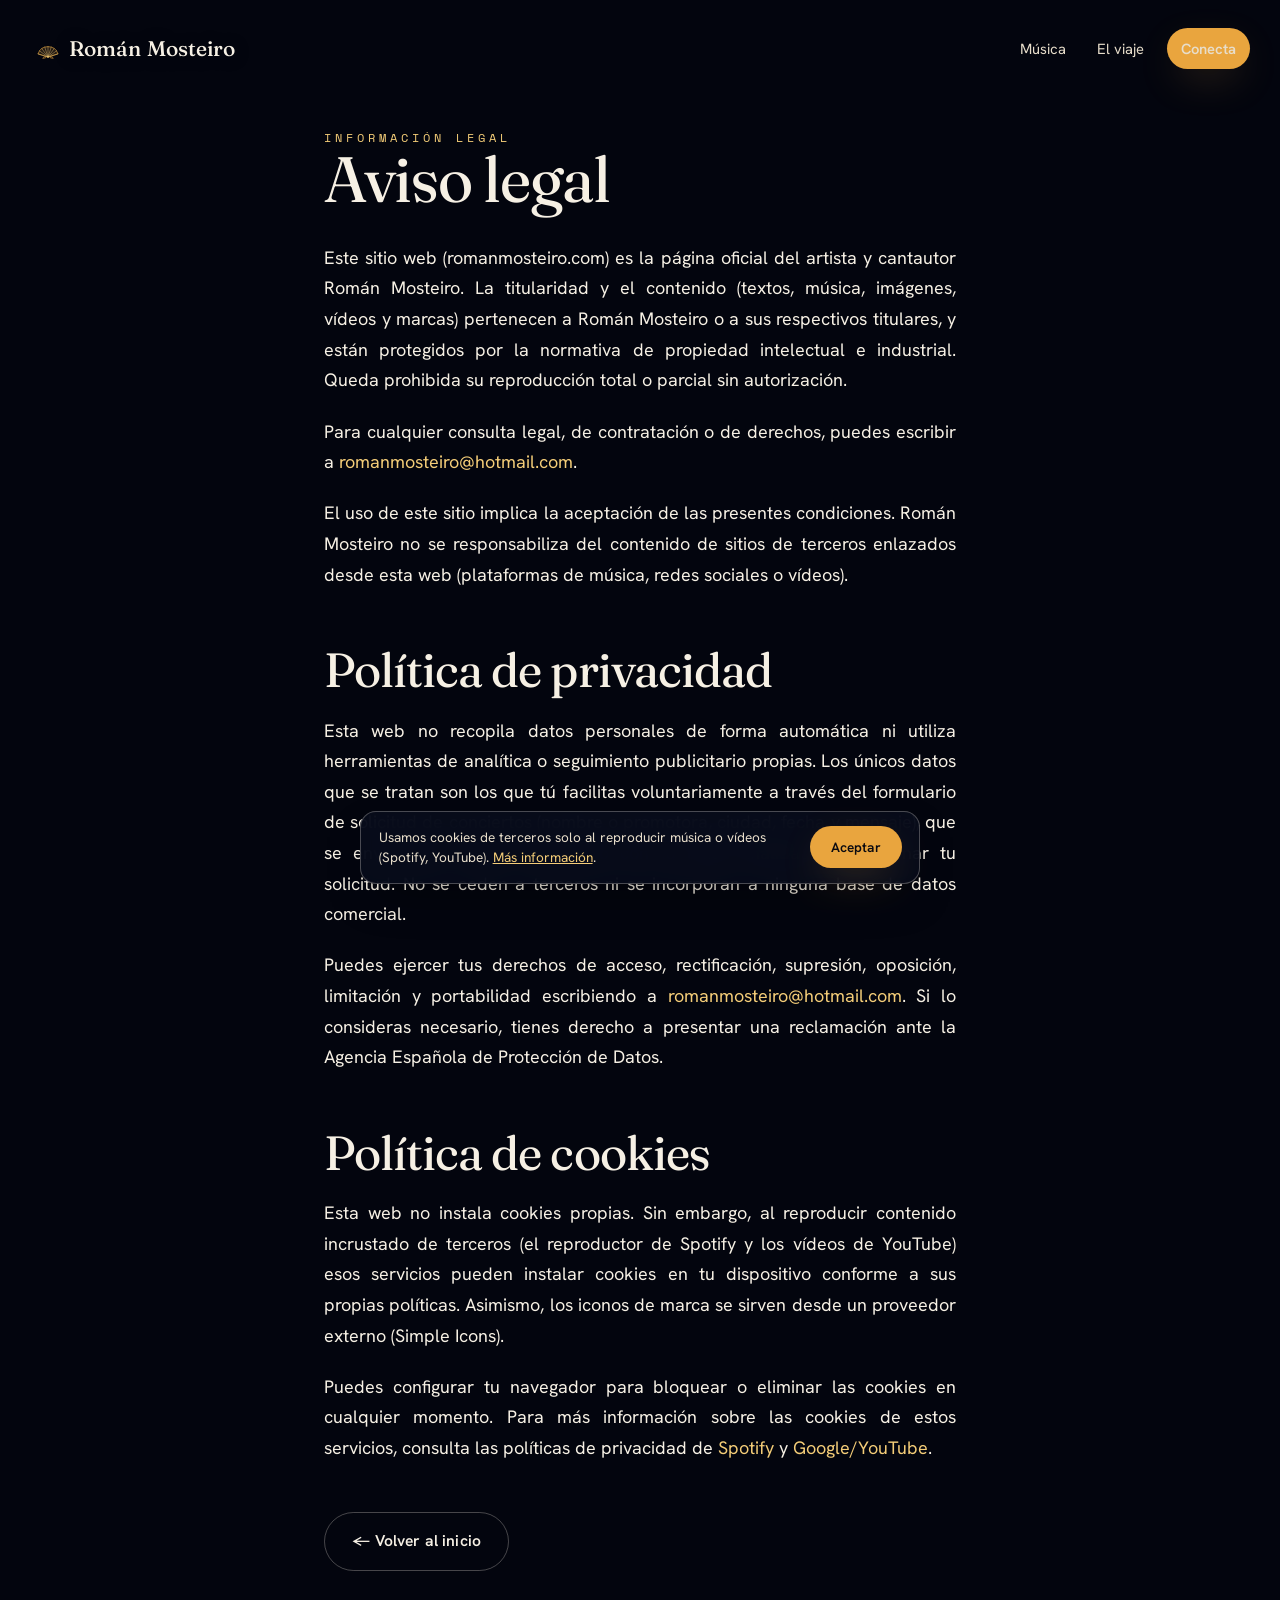
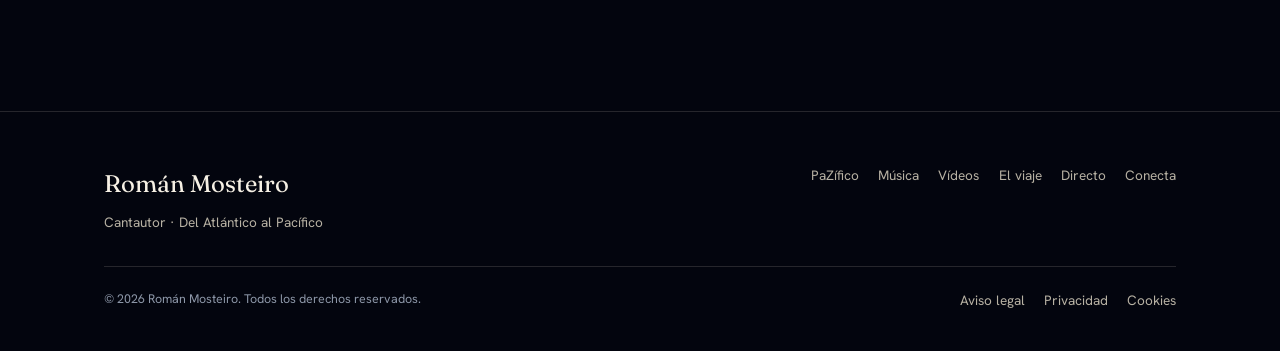
<file: legal.html>
<!DOCTYPE html>
<html lang="es">
<head>
<meta charset="UTF-8" />
<meta name="viewport" content="width=device-width, initial-scale=1" />
<title>Aviso legal, privacidad y cookies · Román Mosteiro</title>
<meta name="description" content="Aviso legal, política de privacidad y política de cookies del sitio oficial de Román Mosteiro." />
<meta name="robots" content="noindex, follow" />
<link rel="canonical" href="https://romanmosteiro.com/legal" />
<meta name="theme-color" content="#070b1a" />
<link rel="icon" type="image/svg+xml" href="assets/img/concha-logo.svg?v=20260624c" />
<link rel="preconnect" href="https://fonts.googleapis.com" />
<link rel="preconnect" href="https://fonts.gstatic.com" crossorigin />
<link href="https://fonts.googleapis.com/css2?family=Fraunces:ital,opsz,wght@0,9..144,300..600;1,9..144,300..500&family=Hanken+Grotesk:wght@300;400;500;600;700&family=Space+Mono:wght@400;700&display=swap" rel="stylesheet" />
<link rel="stylesheet" href="assets/css/styles.css?v=20260624c" />
</head>
<body>

<header class="nav is-stuck" id="nav">
  <a class="nav__brand" href="/" aria-label="Román Mosteiro, inicio">
    <svg class="concha" viewBox="0 0 64 64" aria-hidden="true"><path class="concha__body" d="M32 53.5 L5.4 45 A28 28 0 0 1 58.6 45 Z"/><path class="concha__ear" d="M24.5 52.5 Q19 53 18 57 Q23.5 57 27 54.5 Z"/><path class="concha__ear" d="M39.5 52.5 Q45 53 46 57 Q40.5 57 37 54.5 Z"/><path class="concha__ribs" d="M32 53.5L5.4 45 M32 53.5L9.4 37 M32 53.5L15.6 31 M32 53.5L23.4 27 M32 53.5L32 25.5 M32 53.5L40.6 27 M32 53.5L48.4 31 M32 53.5L54.6 37 M32 53.5L58.6 45"/></svg>
    <span>Román&nbsp;Mosteiro</span>
  </a>
  <nav class="nav__links" aria-label="Principal">
    <a href="/#musica">Música</a>
    <a href="/#viaje">El viaje</a>
    <a class="btn btn--gold nav__cta" href="/#conecta">Conecta</a>
  </nav>
</header>

<main id="top">
  <section class="section" style="padding-top:8rem">
    <div class="container container--narrow">
      <p class="h-eyebrow">Información legal</p>
      <h1 class="display" style="font-size:clamp(2.4rem,6vw,4rem)">Aviso legal</h1>

      <div class="prose" style="margin-top:2rem">
        <p>Este sitio web (romanmosteiro.com) es la página oficial del artista y cantautor Román Mosteiro. La titularidad y el contenido (textos, música, imágenes, vídeos y marcas) pertenecen a Román Mosteiro o a sus respectivos titulares, y están protegidos por la normativa de propiedad intelectual e industrial. Queda prohibida su reproducción total o parcial sin autorización.</p>
        <p>Para cualquier consulta legal, de contratación o de derechos, puedes escribir a <a href="mailto:romanmosteiro@hotmail.com" style="color:var(--gold-2)">romanmosteiro@hotmail.com</a>.</p>
        <p>El uso de este sitio implica la aceptación de las presentes condiciones. Román Mosteiro no se responsabiliza del contenido de sitios de terceros enlazados desde esta web (plataformas de música, redes sociales o vídeos).</p>
      </div>

      <h2 class="display" id="privacidad" style="font-size:clamp(2rem,5vw,3rem);margin-top:3.5rem">Política de privacidad</h2>
      <div class="prose" style="margin-top:1.4rem">
        <p>Esta web no recopila datos personales de forma automática ni utiliza herramientas de analítica o seguimiento publicitario propias. Los únicos datos que se tratan son los que tú facilitas voluntariamente a través del formulario de solicitud de conciertos (nombre o promotora, ciudad, fecha y mensaje), que se envían por correo electrónico con la única finalidad de gestionar tu solicitud. No se ceden a terceros ni se incorporan a ninguna base de datos comercial.</p>
        <p>Puedes ejercer tus derechos de acceso, rectificación, supresión, oposición, limitación y portabilidad escribiendo a <a href="mailto:romanmosteiro@hotmail.com" style="color:var(--gold-2)">romanmosteiro@hotmail.com</a>. Si lo consideras necesario, tienes derecho a presentar una reclamación ante la Agencia Española de Protección de Datos.</p>
      </div>

      <h2 class="display" id="cookies" style="font-size:clamp(2rem,5vw,3rem);margin-top:3.5rem">Política de cookies</h2>
      <div class="prose" style="margin-top:1.4rem">
        <p>Esta web no instala cookies propias. Sin embargo, al reproducir contenido incrustado de terceros (el reproductor de Spotify y los vídeos de YouTube) esos servicios pueden instalar cookies en tu dispositivo conforme a sus propias políticas. Asimismo, los iconos de marca se sirven desde un proveedor externo (Simple Icons).</p>
        <p>Puedes configurar tu navegador para bloquear o eliminar las cookies en cualquier momento. Para más información sobre las cookies de estos servicios, consulta las políticas de privacidad de <a href="https://www.spotify.com/legal/privacy-policy/" target="_blank" rel="noopener" style="color:var(--gold-2)">Spotify</a> y <a href="https://policies.google.com/privacy" target="_blank" rel="noopener" style="color:var(--gold-2)">Google/YouTube</a>.</p>
      </div>

      <p style="margin-top:3rem"><a class="btn btn--ghost" href="/">← Volver al inicio</a></p>
    </div>
  </section>
</main>

<footer class="footer">
  <div class="container">
    <div class="footer__grid">
      <div>
        <p class="footer__brand">Román Mosteiro</p>
        <p class="muted" style="margin-top:.4rem">Cantautor · Del Atlántico al Pacífico</p>
      </div>
      <nav class="footer__links" aria-label="Pie">
        <a href="/#pazifico">PaZífico</a>
        <a href="/#musica">Música</a>
        <a href="/#videos">Vídeos</a>
        <a href="/#viaje">El viaje</a>
        <a href="/#directo">Directo</a>
        <a href="/#conecta">Conecta</a>
      </nav>
    </div>
    <div class="footer__legal">
      <span>© <span id="year">2025</span> Román Mosteiro. Todos los derechos reservados.</span>
      <span class="footer__links">
        <a href="legal">Aviso legal</a>
        <a href="legal#privacidad">Privacidad</a>
        <a href="legal#cookies">Cookies</a>
      </span>
    </div>
  </div>
</footer>

<script src="assets/js/main.js?v=20260624c" defer></script>
</body>
</html>
</file>
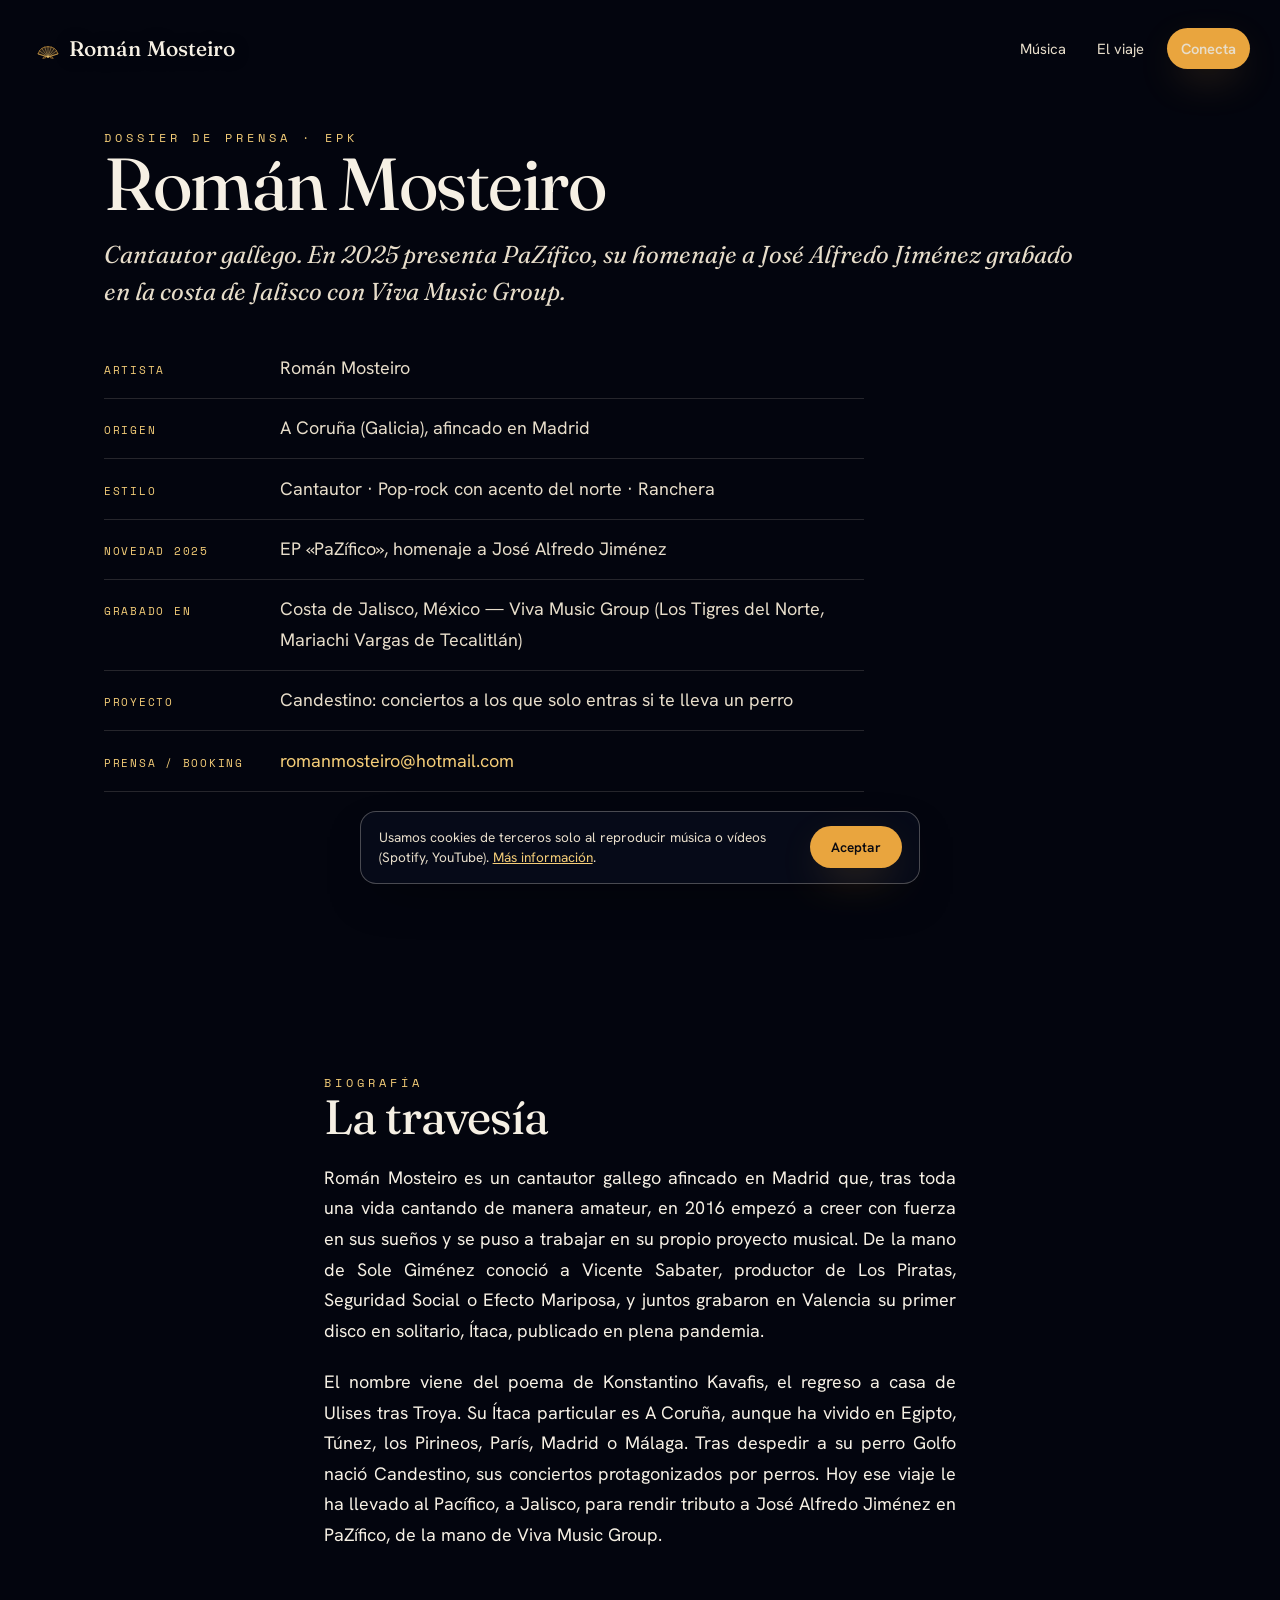
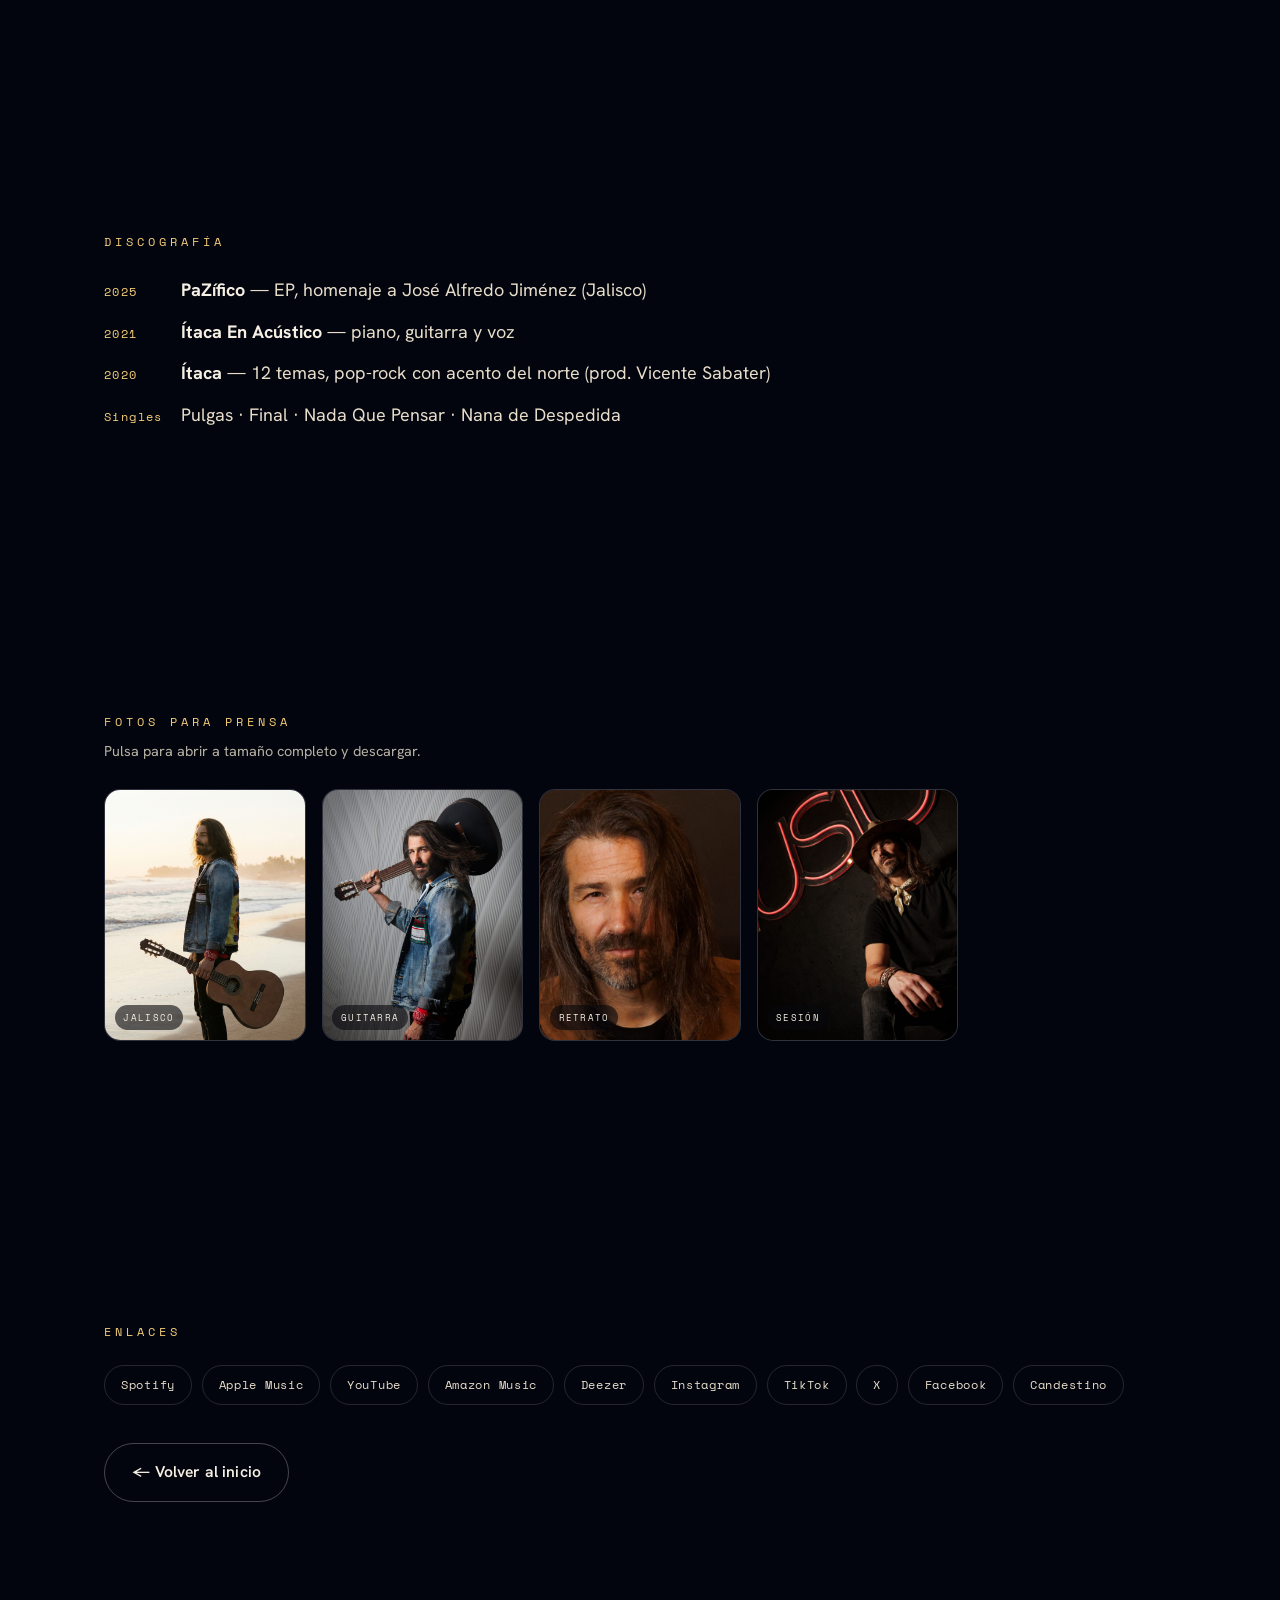
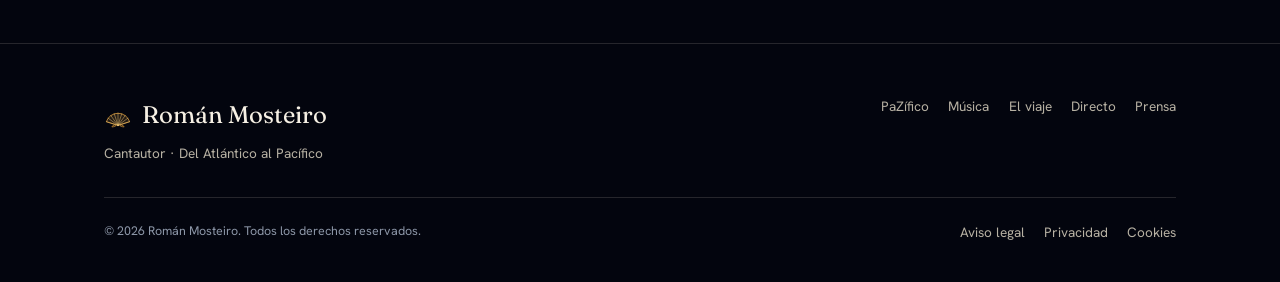
<file: prensa.html>
<!DOCTYPE html>
<html lang="es">
<head>
<meta charset="UTF-8" />
<meta name="viewport" content="width=device-width, initial-scale=1" />
<title>Prensa · Dossier (EPK) — Román Mosteiro</title>
<meta name="description" content="Dossier de prensa (EPK) de Román Mosteiro: biografía, datos clave, discografía, fotos para medios y contacto. PaZífico, homenaje a José Alfredo Jiménez grabado en Jalisco con Viva Music Group." />
<meta name="robots" content="index, follow" />
<link rel="canonical" href="https://romanmosteiro.com/prensa" />
<meta name="theme-color" content="#08070c" />
<link rel="icon" type="image/svg+xml" href="assets/img/concha-logo.svg?v=20260624c" />
<link rel="preconnect" href="https://fonts.googleapis.com" />
<link rel="preconnect" href="https://fonts.gstatic.com" crossorigin />
<link href="https://fonts.googleapis.com/css2?family=Fraunces:ital,opsz,wght@0,9..144,300..600;1,9..144,300..500&family=Hanken+Grotesk:wght@300;400;500;600;700&family=Space+Mono:wght@400;700&display=swap" rel="stylesheet" />
<link rel="stylesheet" href="assets/css/styles.css?v=20260624c" />
<style>
  .epk-lead{max-width:62ch}
  .epk-facts{display:grid;gap:0;margin-top:1.8rem;max-width:760px}
  .epk-facts div{display:grid;grid-template-columns:160px 1fr;gap:1rem;align-items:baseline;padding:.9rem 0;border-bottom:1px solid var(--line)}
  .epk-facts .k{font-family:var(--f-mono);font-size:.68rem;letter-spacing:.16em;text-transform:uppercase;color:var(--gold-2)}
  .epk-facts .v{color:var(--foam-soft)}
  .epk-photos{display:grid;grid-template-columns:repeat(auto-fill,minmax(200px,1fr));gap:1rem;margin-top:1.6rem}
  .epk-photos a{position:relative;display:block;border-radius:var(--r-md);overflow:hidden;border:1px solid var(--line);aspect-ratio:4/5;background:#0e1320}
  .epk-photos img{width:100%;height:100%;object-fit:cover;transition:transform .4s var(--ease)}
  .epk-photos a:hover img{transform:scale(1.05)}
  .epk-photos span{position:absolute;left:.6rem;bottom:.6rem;font-family:var(--f-mono);font-size:.58rem;letter-spacing:.14em;text-transform:uppercase;color:var(--foam);background:rgba(8,7,12,.6);padding:.3rem .55rem;border-radius:var(--r-pill)}
  .epk-list{margin-top:1.4rem;display:flex;flex-direction:column;gap:.7rem}
  .epk-list li{display:flex;gap:.8rem;align-items:baseline;color:var(--foam-soft)}
  .epk-list .yr{font-family:var(--f-mono);font-size:.72rem;letter-spacing:.12em;color:var(--gold-2);min-width:64px}
  .epk-links{display:flex;flex-wrap:wrap;gap:.6rem;margin-top:1.4rem}
  .epk-links a{font-family:var(--f-mono);font-size:.74rem;letter-spacing:.06em;padding:.55rem 1rem;border:1px solid var(--line);border-radius:var(--r-pill);color:var(--foam-soft);transition:.25s var(--ease)}
  .epk-links a:hover{border-color:var(--gold-2);color:var(--gold-2);transform:translateY(-2px)}
</style>
</head>
<body>

<header class="nav is-stuck" id="nav">
  <a class="nav__brand" href="/" aria-label="Román Mosteiro, inicio">
    <svg class="concha" viewBox="0 0 64 64" aria-hidden="true"><path class="concha__body" d="M32 53.5 L5.4 45 A28 28 0 0 1 58.6 45 Z"/><path class="concha__ear" d="M24.5 52.5 Q19 53 18 57 Q23.5 57 27 54.5 Z"/><path class="concha__ear" d="M39.5 52.5 Q45 53 46 57 Q40.5 57 37 54.5 Z"/><path class="concha__ribs" d="M32 53.5L5.4 45 M32 53.5L9.4 37 M32 53.5L15.6 31 M32 53.5L23.4 27 M32 53.5L32 25.5 M32 53.5L40.6 27 M32 53.5L48.4 31 M32 53.5L54.6 37 M32 53.5L58.6 45"/></svg>
    <span>Román&nbsp;Mosteiro</span>
  </a>
  <nav class="nav__links" aria-label="Principal">
    <a href="/#musica">Música</a>
    <a href="/#viaje">El viaje</a>
    <a class="btn btn--gold nav__cta" href="/#conecta">Conecta</a>
  </nav>
</header>

<main id="top">
  <section class="section" style="padding-top:8rem">
    <div class="container">
      <p class="h-eyebrow">Dossier de prensa · EPK</p>
      <h1 class="display" style="font-size:clamp(2.6rem,7vw,4.6rem)">Román Mosteiro</h1>
      <p class="lead epk-lead" style="margin-top:1rem">Cantautor gallego. En 2025 presenta <em>PaZífico</em>, su homenaje a José Alfredo Jiménez grabado en la costa de Jalisco con Viva Music Group.</p>

      <div class="epk-facts">
        <div><span class="k">Artista</span><span class="v">Román Mosteiro</span></div>
        <div><span class="k">Origen</span><span class="v">A Coruña (Galicia), afincado en Madrid</span></div>
        <div><span class="k">Estilo</span><span class="v">Cantautor · Pop-rock con acento del norte · Ranchera</span></div>
        <div><span class="k">Novedad 2025</span><span class="v">EP «PaZífico», homenaje a José Alfredo Jiménez</span></div>
        <div><span class="k">Grabado en</span><span class="v">Costa de Jalisco, México — Viva Music Group (Los Tigres del Norte, Mariachi Vargas de Tecalitlán)</span></div>
        <div><span class="k">Proyecto</span><span class="v">Candestino: conciertos a los que solo entras si te lleva un perro</span></div>
        <div><span class="k">Prensa / booking</span><span class="v"><a href="mailto:romanmosteiro@hotmail.com" style="color:var(--gold-2)">romanmosteiro@hotmail.com</a></span></div>
      </div>
    </div>
  </section>

  <section class="section">
    <div class="container container--narrow">
      <p class="h-eyebrow">Biografía</p>
      <h2 class="display" style="font-size:clamp(2rem,5vw,3rem)">La travesía</h2>
      <div class="prose" style="margin-top:1.4rem">
        <p>Román Mosteiro es un cantautor gallego afincado en Madrid que, tras toda una vida cantando de manera amateur, en 2016 empezó a creer con fuerza en sus sueños y se puso a trabajar en su propio proyecto musical. De la mano de Sole Giménez conoció a Vicente Sabater, productor de Los Piratas, Seguridad Social o Efecto Mariposa, y juntos grabaron en Valencia su primer disco en solitario, Ítaca, publicado en plena pandemia.</p>
        <p>El nombre viene del poema de Konstantino Kavafis, el regreso a casa de Ulises tras Troya. Su Ítaca particular es A Coruña, aunque ha vivido en Egipto, Túnez, los Pirineos, París, Madrid o Málaga. Tras despedir a su perro Golfo nació Candestino, sus conciertos protagonizados por perros. Hoy ese viaje le ha llevado al Pacífico, a Jalisco, para rendir tributo a José Alfredo Jiménez en PaZífico, de la mano de Viva Music Group.</p>
      </div>
    </div>
  </section>

  <section class="section">
    <div class="container">
      <p class="h-eyebrow">Discografía</p>
      <ul class="epk-list">
        <li><span class="yr">2025</span><span><strong style="color:var(--foam)">PaZífico</strong> — EP, homenaje a José Alfredo Jiménez (Jalisco)</span></li>
        <li><span class="yr">2021</span><span><strong style="color:var(--foam)">Ítaca En Acústico</strong> — piano, guitarra y voz</span></li>
        <li><span class="yr">2020</span><span><strong style="color:var(--foam)">Ítaca</strong> — 12 temas, pop-rock con acento del norte (prod. Vicente Sabater)</span></li>
        <li><span class="yr">Singles</span><span>Pulgas · Final · Nada Que Pensar · Nana de Despedida</span></li>
      </ul>
    </div>
  </section>

  <section class="section">
    <div class="container">
      <p class="h-eyebrow">Fotos para prensa</p>
      <p class="muted" style="margin-top:.4rem;font-size:.9rem">Pulsa para abrir a tamaño completo y descargar.</p>
      <div class="epk-photos">
        <a href="assets/img/hero/roman-jalisco.png" target="_blank" rel="noopener"><img src="assets/img/hero/roman-jalisco.png" alt="Román Mosteiro en la costa de Jalisco" loading="lazy" /><span>Jalisco</span></a>
        <a href="assets/img/source/roman_guitarra.jpeg" target="_blank" rel="noopener"><img src="assets/img/source/roman_guitarra.jpeg" alt="Román Mosteiro con su guitarra" loading="lazy" /><span>Guitarra</span></a>
        <a href="assets/img/source/cabecera_bio.jpg" target="_blank" rel="noopener"><img src="assets/img/source/cabecera_bio.jpg" alt="Retrato de Román Mosteiro" loading="lazy" /><span>Retrato</span></a>
        <a href="assets/img/source/roman_whatsapp.jpeg" target="_blank" rel="noopener"><img src="assets/img/source/roman_whatsapp.jpeg" alt="Román Mosteiro, sesión" loading="lazy" /><span>Sesión</span></a>
      </div>
    </div>
  </section>

  <section class="section">
    <div class="container">
      <p class="h-eyebrow">Enlaces</p>
      <div class="epk-links">
        <a href="https://open.spotify.com/intl-es/artist/6jCM8O5dwhpKtR6ZFxjYXv" target="_blank" rel="noopener">Spotify</a>
        <a href="https://music.apple.com/es/artist/1456158718" target="_blank" rel="noopener">Apple Music</a>
        <a href="https://www.youtube.com/channel/UCZNrgTzfNhPyrd9yBGWx2NA" target="_blank" rel="noopener">YouTube</a>
        <a href="https://music.amazon.es/artists/B07PRWDWSX" target="_blank" rel="noopener">Amazon Music</a>
        <a href="https://www.deezer.com/es/artist/87653942" target="_blank" rel="noopener">Deezer</a>
        <a href="https://www.instagram.com/romanmosteiro/" target="_blank" rel="noopener">Instagram</a>
        <a href="https://www.tiktok.com/@romanmosteiro" target="_blank" rel="noopener">TikTok</a>
        <a href="https://x.com/romanmosteiro" target="_blank" rel="noopener">X</a>
        <a href="https://www.facebook.com/Rom%C3%A1n-Mosteiro-112136870398299" target="_blank" rel="noopener">Facebook</a>
        <a href="https://www.candestino.com" target="_blank" rel="noopener">Candestino</a>
      </div>
      <p style="margin-top:2.4rem"><a class="btn btn--ghost" href="/">← Volver al inicio</a></p>
    </div>
  </section>
</main>

<footer class="footer">
  <div class="container">
    <div class="footer__grid">
      <div>
        <p class="footer__brand"><svg class="concha" viewBox="0 0 64 64" aria-hidden="true"><path class="concha__body" d="M32 53.5 L5.4 45 A28 28 0 0 1 58.6 45 Z"/><path class="concha__ear" d="M24.5 52.5 Q19 53 18 57 Q23.5 57 27 54.5 Z"/><path class="concha__ear" d="M39.5 52.5 Q45 53 46 57 Q40.5 57 37 54.5 Z"/><path class="concha__ribs" d="M32 53.5L5.4 45 M32 53.5L9.4 37 M32 53.5L15.6 31 M32 53.5L23.4 27 M32 53.5L32 25.5 M32 53.5L40.6 27 M32 53.5L48.4 31 M32 53.5L54.6 37 M32 53.5L58.6 45"/></svg>Román Mosteiro</p>
        <p class="muted" style="margin-top:.4rem">Cantautor · Del Atlántico al Pacífico</p>
      </div>
      <nav class="footer__links" aria-label="Pie">
        <a href="/#pazifico">PaZífico</a>
        <a href="/#musica">Música</a>
        <a href="/#viaje">El viaje</a>
        <a href="/#directo">Directo</a>
        <a href="prensa">Prensa</a>
      </nav>
    </div>
    <div class="footer__legal">
      <span>© <span id="year">2025</span> Román Mosteiro. Todos los derechos reservados.</span>
      <span class="footer__links">
        <a href="legal">Aviso legal</a>
        <a href="legal#privacidad">Privacidad</a>
        <a href="legal#cookies">Cookies</a>
      </span>
    </div>
  </div>
</footer>

<script src="assets/js/main.js?v=20260624c" defer></script>
</body>
</html>
</file>
<file: assets/css/styles.css>
/* =============================================================
   ROMÁN MOSTEIRO — La Travesía
   Sistema visual: del Atlántico de noche al amanecer del Pacífico.
   Cantautor gallego, homenaje a José Alfredo Jiménez (PaZífico).
   ============================================================= */

/* ---------- Tokens ---------- */
:root {
  /* Noche atlántica → amanecer del Pacífico */
  --night-0:#03050e;
  --night:#070b1a;
  --atlantic:#0a1730;
  --atlantic-2:#102a4c;
  --teal-deep:#093540;
  --teal:#0f5e63;
  --teal-2:#15807f;
  --sand:#c6804e;
  --terracotta:#b5613a;
  --clay:#7e4127;
  --gold:#e9a53e;
  --gold-2:#f4cd78;
  --gold-deep:#c4842a;

  /* Tinta y espuma */
  --ink:#0a0a10;
  --foam:#f6f0e4;
  --foam-soft:#e7ddca;
  --mist:#b7b1a3;       /* texto atenuado cálido */
  --mist-cool:#8d97a8;  /* texto atenuado frío */
  --line:rgba(246,240,228,.14);
  --line-strong:rgba(246,240,228,.28);

  /* Tipografía */
  --f-display:"Fraunces", Georgia, "Times New Roman", serif;
  --f-body:"Hanken Grotesk", system-ui, -apple-system, "Segoe UI", sans-serif;
  --f-mono:"Space Mono", ui-monospace, "SFMono-Regular", Menlo, monospace;

  /* Medidas */
  --container:1200px;
  --container-narrow:760px;
  --gutter:clamp(1.25rem, 5vw, 4rem);

  /* Radios, sombras, motion */
  --r-sm:8px; --r-md:16px; --r-lg:28px; --r-pill:999px;
  --shadow-soft:0 18px 50px -22px rgba(0,0,0,.7);
  --shadow-gold:0 14px 44px -14px rgba(233,165,62,.45);
  --ease:cubic-bezier(.22,.61,.36,1);
  --ease-out:cubic-bezier(.16,1,.3,1);

  /* z-index scale */
  --z-bg:0; --z-base:10; --z-overlay:20; --z-nav:40; --z-hero:30; --z-top:60;
}

/* ---------- Reset ---------- */
*,*::before,*::after{box-sizing:border-box}
*{margin:0}
html{-webkit-text-size-adjust:100%;scroll-behavior:smooth}
@media (prefers-reduced-motion:reduce){html{scroll-behavior:auto}}
body{
  font-family:var(--f-body);
  font-size:clamp(1rem,.96rem + .25vw,1.125rem);
  line-height:1.7;
  color:var(--foam);
  background:var(--night-0);
  -webkit-font-smoothing:antialiased;
  text-rendering:optimizeLegibility;
  overflow-x:hidden;
}
img,picture,svg,canvas{display:block;max-width:100%}
img{height:auto}
a{color:inherit;text-decoration:none}
button{font:inherit;color:inherit;background:none;border:0;cursor:pointer}
ul{list-style:none;padding:0}
:focus-visible{outline:2px solid var(--gold-2);outline-offset:3px;border-radius:4px}
::selection{background:var(--gold);color:var(--ink)}

/* ---------- Tipografía ---------- */
h1,h2,h3,h4{font-family:var(--f-display);font-weight:480;line-height:1.04;letter-spacing:-.01em;font-optical-sizing:auto}
.display{
  font-family:var(--f-display);
  font-weight:430;
  font-size:clamp(2.6rem,7vw + .5rem,6.4rem);
  line-height:.98;
  letter-spacing:-.02em;
}
.h-eyebrow{
  font-family:var(--f-mono);
  font-size:.74rem;
  letter-spacing:.34em;
  text-transform:uppercase;
  color:var(--gold-2);
  font-weight:400;
}
.lead{
  font-size:clamp(1.18rem,1.05rem + .6vw,1.55rem);
  line-height:1.5;
  color:var(--foam-soft);
  font-family:var(--f-display);
  font-weight:380;
  font-style:italic;
}
.prose p{max-width:68ch;margin-bottom:1.15em;text-align:justify;text-justify:inter-word;hyphens:auto}
.prose p:last-child{margin-bottom:0}
.muted{color:var(--mist)}

/* ---------- Layout ---------- */
.container{width:100%;max-width:var(--container);margin-inline:auto;padding-inline:var(--gutter)}
.container--narrow{max-width:var(--container-narrow)}
.section{position:relative;padding-block:clamp(5rem,11vw,9rem)}
.section__head{max-width:52ch;margin-bottom:clamp(2.5rem,5vw,4rem)}
.section__head .display{margin-top:.4rem}
.stack > * + *{margin-top:1.1rem}

/* ---------- Botones ---------- */
.btn{
  display:inline-flex;align-items:center;gap:.6rem;
  padding:.95rem 1.7rem;border-radius:var(--r-pill);
  font-weight:600;font-size:.98rem;letter-spacing:.01em;
  transition:transform .25s var(--ease), background-color .25s var(--ease), color .25s var(--ease), box-shadow .25s var(--ease), border-color .25s var(--ease);
  will-change:transform;
}
.btn svg{width:1.1em;height:1.1em;flex:none}
.btn--gold{background:var(--gold);color:var(--ink);box-shadow:var(--shadow-gold)}
.btn--gold:hover{background:var(--gold-2);transform:translateY(-2px)}
.btn--ghost{border:1px solid var(--line-strong);color:var(--foam)}
.btn--ghost:hover{border-color:var(--gold-2);color:var(--gold-2);transform:translateY(-2px)}
.btn--block{width:100%;justify-content:center}

/* ---------- Nav ---------- */
.nav{
  position:fixed;inset:1rem 1rem auto 1rem;z-index:var(--z-nav);
  display:flex;align-items:center;justify-content:space-between;
  padding:.7rem .8rem .7rem 1.2rem;border-radius:var(--r-pill);
  background:rgba(7,11,26,0);border:1px solid transparent;
  transition:background-color .4s var(--ease), border-color .4s var(--ease), backdrop-filter .4s var(--ease), box-shadow .4s var(--ease);
}
.nav.is-stuck{
  background:rgba(7,11,26,.62);
  border-color:var(--line);
  backdrop-filter:blur(14px) saturate(140%);
  -webkit-backdrop-filter:blur(14px) saturate(140%);
  box-shadow:var(--shadow-soft);
}
.nav__brand{display:flex;align-items:center;font-family:var(--f-display);font-size:1.32rem;font-weight:500;letter-spacing:.005em;color:var(--foam);text-shadow:0 1px 16px rgba(0,0,0,.45)}
.nav__links{display:flex;align-items:center;gap:.2rem}
.nav__links a{
  padding:.5rem .85rem;border-radius:var(--r-pill);font-size:.92rem;color:var(--foam-soft);
  transition:color .2s var(--ease), background-color .2s var(--ease);
}
.nav__links a:hover{color:var(--gold-2);background:rgba(246,240,228,.06)}
.nav__cta{margin-left:.4rem;padding:.55rem 1.1rem}
.nav__toggle{display:none;width:44px;height:44px;align-items:center;justify-content:center;border-radius:var(--r-pill)}
.nav__toggle span{position:relative;width:20px;height:2px;background:var(--foam);transition:.3s var(--ease)}
.nav__toggle span::before,.nav__toggle span::after{content:"";position:absolute;left:0;width:20px;height:2px;background:var(--foam);transition:.3s var(--ease)}
.nav__toggle span::before{top:-6px}.nav__toggle span::after{top:6px}
.nav.is-open .nav__toggle span{background:transparent}
.nav.is-open .nav__toggle span::before{top:0;transform:rotate(45deg)}
.nav.is-open .nav__toggle span::after{top:0;transform:rotate(-45deg)}

/* ---------- HERO · La Travesía ---------- */
.hero{position:relative;background:#08070c;isolation:isolate}
/* Pista de scroll compacta + escenario fijo */
.hero__track{position:relative;z-index:1;height:220vh}
.hero__stage{position:sticky;top:0;height:100svh;overflow:hidden;display:grid;place-items:center;
  background:radial-gradient(120% 60% at 50% 6%, rgba(42,32,58,.5), transparent 56%),
             radial-gradient(90% 55% at 80% 94%, rgba(70,34,34,.4), transparent 60%)}
.hero__photo{position:absolute;inset:0;z-index:0;opacity:0;overflow:hidden;will-change:opacity}
.hero__photo img{width:100%;height:100%;object-fit:cover;object-position:50% 42%;transform:scale(1.08);will-change:transform}
.hero__photo::after{content:"";position:absolute;inset:0;background:linear-gradient(180deg,rgba(8,7,12,.45),transparent 38%,rgba(8,7,12,.62))}
.hero__cue{position:absolute;bottom:1.4rem;left:50%;transform:translateX(-50%);z-index:5;display:flex;flex-direction:column;align-items:center;gap:.5rem;font-family:var(--f-mono);font-size:.6rem;letter-spacing:.28em;text-transform:uppercase;color:var(--foam-soft)}
.hero__cue-line{width:1px;height:34px;background:linear-gradient(var(--gold-2),transparent);animation:scrollline 2s var(--ease) infinite}
/* Frase flotante: base = "detrás" (lejos, pequeña, desenfocada) */
.float{position:absolute;left:50%;top:50%;z-index:2;width:min(86vw,18ch);text-align:center;
  transform:translate(-50%,-50%) translate(var(--x,0),var(--y,0)) scale(.62);
  opacity:0;filter:blur(13px);
  transition:opacity .9s var(--ease-out), transform 1.15s var(--ease-out), filter .9s var(--ease-out);
  will-change:transform,opacity,filter}
.float--wide{width:min(92vw,30ch)}
.float.is-active{opacity:1;filter:blur(0);transform:translate(-50%,-50%) translate(var(--x,0),var(--y,0)) scale(1)}
.float.is-past{opacity:0;filter:blur(11px);transform:translate(-50%,-50%) translate(var(--x,0),var(--y,0)) scale(1.55)}
.float__inner{animation:floaty 7s ease-in-out infinite}
.float__text{font-family:var(--f-display);font-style:italic;line-height:1.07;color:var(--foam);letter-spacing:-.01em;margin:0}
.float--xl .float__text{font-size:clamp(2.4rem,7.5vw,5rem);font-weight:430}
.float--md .float__text{font-size:clamp(1.7rem,5vw,3rem);font-weight:380}
.float--sm .float__text{font-size:clamp(1.15rem,2.8vw,1.6rem);font-style:normal;font-family:var(--f-mono);color:var(--foam-soft);line-height:1.5;letter-spacing:0}
.float__src{display:block;margin-top:.9rem;font-family:var(--f-mono);font-size:.68rem;letter-spacing:.18em;text-transform:uppercase;color:var(--gold-2)}
/* Tarjeta tipo tuit flotante */
.tweetcard{background:rgba(246,240,228,.05);border:1px solid var(--line);border-radius:18px;padding:1.1rem 1.2rem;box-shadow:var(--shadow-soft);text-align:left}
.tweetcard__head{display:flex;align-items:center;gap:.7rem;margin-bottom:.7rem}
.tweetcard__avatar{width:40px;height:40px;border-radius:50%;display:grid;place-items:center;background:linear-gradient(135deg,var(--clay),var(--gold-deep));font-family:var(--f-display);font-size:1.05rem;color:var(--foam);flex:none}
.tweetcard__name{font-weight:700;font-size:.92rem;color:var(--foam)}
.tweetcard__handle{font-size:.8rem;color:var(--mist-cool)}
.tweetcard__text{font-size:clamp(1.1rem,2.6vw,1.45rem);line-height:1.42;color:var(--foam);margin:0}
/* Logo concha */
.concha{width:1.5rem;height:1.5rem;flex:none;overflow:visible}
.concha__body{fill:rgba(233,165,62,.14);stroke:var(--gold);stroke-width:1.7;stroke-linejoin:round}
.concha__ear{fill:none;stroke:var(--gold);stroke-width:1.4;stroke-linejoin:round}
.concha__ribs{stroke:var(--gold-2);stroke-width:1.2;stroke-linecap:round;fill:none;opacity:.9}
.nav__brand{gap:.55rem}
.footer__brand{display:flex;align-items:center;gap:.6rem}
.footer__brand .concha{width:1.75rem;height:1.75rem}
@keyframes floaty{0%,100%{transform:translate3d(0,0,0)}50%{transform:translate3d(0,-12px,0)}}
@media (max-width:720px){
  .float{width:min(90vw,28ch);transform:translate(-50%,-50%) translate(0,var(--y,0)) scale(.62)}
  .float.is-active{transform:translate(-50%,-50%) translate(0,var(--y,0)) scale(1)}
  .float.is-past{transform:translate(-50%,-50%) translate(0,var(--y,0)) scale(1.5)}
}
@keyframes heroIn{from{transform:translateY(18px)}to{transform:none}}
@keyframes scrollline{0%{transform:scaleY(.2);transform-origin:top}50%{transform:scaleY(1)}100%{transform:scaleY(.2);transform-origin:bottom}}

/* ---------- Reveal on scroll ---------- */
.reveal{opacity:0;transform:translateY(28px);transition:opacity .9s var(--ease-out), transform .9s var(--ease-out)}
.reveal.is-in{opacity:1;transform:none}
.reveal[data-delay="1"]{transition-delay:.08s}
.reveal[data-delay="2"]{transition-delay:.16s}
.reveal[data-delay="3"]{transition-delay:.24s}

/* ---------- Section atmospheres ---------- */
#pazifico{background:
  radial-gradient(90% 60% at 80% 0%, rgba(233,165,62,.16), transparent 60%),
  linear-gradient(180deg, var(--night-0) 0%, #0a1322 30%, #0e1a2c 100%);}
#musica{background:linear-gradient(180deg, #0e1a2c 0%, var(--teal-deep) 100%)}
#videos{background:linear-gradient(180deg, var(--teal-deep) 0%, #0a2a36 100%)}
#viaje{background:linear-gradient(180deg, #0a2a36 0%, #1a2230 55%, #2a2526 100%)}
#directo{background:linear-gradient(180deg, #16202c 0%, #5e3320 58%, #7e4127 100%)}
#conecta{background:linear-gradient(180deg, #7e4127 0%, #5a3120 52%, #241510 100%)}

/* ---------- PaZífico (flagship) ---------- */
.pazifico{display:grid;grid-template-columns:1.05fr .95fr;gap:clamp(2rem,5vw,4.5rem);align-items:center}
.pazifico__art{position:relative;border-radius:var(--r-lg);overflow:hidden;box-shadow:var(--shadow-soft);aspect-ratio:1/1;background:linear-gradient(135deg,var(--clay),var(--gold-deep))}
.pazifico__art img{width:100%;height:100%;object-fit:cover}
.pazifico__badge{
  position:absolute;left:1rem;top:1rem;z-index:2;display:flex;align-items:center;gap:.5rem;
  background:rgba(3,5,14,.55);backdrop-filter:blur(8px);border:1px solid var(--line-strong);
  padding:.45rem .9rem;border-radius:var(--r-pill);font-family:var(--f-mono);font-size:.68rem;letter-spacing:.2em;text-transform:uppercase;color:var(--gold-2);
}
.tribute{display:flex;flex-wrap:wrap;gap:.5rem;margin-top:.4rem}
.chip{
  font-family:var(--f-mono);font-size:.7rem;letter-spacing:.12em;text-transform:uppercase;
  padding:.4rem .8rem;border:1px solid var(--line-strong);border-radius:var(--r-pill);color:var(--foam-soft);
}
.label-list{display:flex;flex-direction:column;gap:.7rem;margin-top:1.4rem}
.label-list div{display:flex;gap:.8rem;align-items:baseline;font-size:.95rem}
.label-list dt,.label-list .k{font-family:var(--f-mono);font-size:.68rem;letter-spacing:.16em;text-transform:uppercase;color:var(--gold-2);min-width:108px}

/* ---------- Música ---------- */
.releases{display:grid;grid-template-columns:repeat(auto-fill,minmax(230px,1fr));gap:clamp(1.1rem,2.5vw,1.8rem)}
.release{
  position:relative;border-radius:var(--r-md);overflow:hidden;border:1px solid var(--line);
  background:rgba(246,240,228,.03);transition:transform .4s var(--ease), border-color .4s var(--ease), box-shadow .4s var(--ease);
}
.release:hover{transform:translateY(-6px);border-color:var(--line-strong);box-shadow:var(--shadow-soft)}
.release__cover{aspect-ratio:1/1;position:relative;display:grid;place-items:center;overflow:hidden;
  background:linear-gradient(135deg,var(--atlantic-2),var(--teal-deep))}
.release__cover img{width:100%;height:100%;object-fit:cover}
.release__type{position:absolute;top:.7rem;left:.7rem;font-family:var(--f-mono);font-size:.62rem;letter-spacing:.18em;text-transform:uppercase;color:var(--gold-2);background:rgba(3,5,14,.5);padding:.25rem .55rem;border-radius:var(--r-pill)}
.release__body{padding:1rem 1.1rem 1.2rem}
.release__title{font-family:var(--f-display);font-size:1.35rem;line-height:1.05}
.release__meta{color:var(--mist);font-size:.85rem;margin-top:.25rem}
.release__links{display:flex;gap:.5rem;margin-top:.9rem;flex-wrap:wrap}
.release__links a{
  width:38px;height:38px;display:grid;place-items:center;border-radius:50%;
  border:1px solid var(--line);color:var(--foam-soft);transition:.25s var(--ease);
}
.release__links a:hover{border-color:var(--gold-2);color:var(--gold-2);transform:translateY(-2px)}
.release__links svg{width:18px;height:18px}

/* ---------- Vídeos ---------- */
.videos-grid{display:grid;grid-template-columns:repeat(auto-fit,minmax(300px,1fr));gap:clamp(1.1rem,2.5vw,1.6rem)}
.vid-grid{display:grid;grid-template-columns:repeat(auto-fill,minmax(220px,1fr));gap:clamp(1rem,2vw,1.4rem)}
.vid{position:relative;display:block;border-radius:var(--r-md);overflow:hidden;border:1px solid var(--line);aspect-ratio:16/9;background:#000;transition:transform .35s var(--ease),border-color .35s var(--ease),box-shadow .35s var(--ease)}
.vid:hover{transform:translateY(-5px);border-color:var(--line-strong);box-shadow:var(--shadow-soft)}
.vid img{width:100%;height:100%;object-fit:cover;transition:transform .5s var(--ease)}
.vid:hover img{transform:scale(1.06)}
.vid::after{content:"";position:absolute;inset:0;background:linear-gradient(180deg,transparent 45%,rgba(8,7,12,.85));pointer-events:none}
.vid__play{position:absolute;top:50%;left:50%;transform:translate(-50%,-50%);width:46px;height:46px;border-radius:50%;background:rgba(8,7,12,.55);border:1px solid rgba(246,240,228,.55);display:grid;place-items:center;transition:background .3s,transform .3s;z-index:2}
.vid__play::before{content:"";margin-left:3px;border-style:solid;border-width:8px 0 8px 13px;border-color:transparent transparent transparent var(--foam)}
.vid:hover .vid__play{background:var(--gold);transform:translate(-50%,-50%) scale(1.08)}
.vid:hover .vid__play::before{border-left-color:var(--ink)}
.vid__title{position:absolute;left:.8rem;right:.8rem;bottom:.7rem;z-index:2;font-size:.85rem;line-height:1.3;color:var(--foam);text-shadow:0 1px 6px rgba(0,0,0,.7);display:-webkit-box;-webkit-line-clamp:2;-webkit-box-orient:vertical;overflow:hidden}
.video{position:relative;border-radius:var(--r-md);overflow:hidden;aspect-ratio:16/9;border:1px solid var(--line);background:#000}
.video iframe{position:absolute;inset:0;width:100%;height:100%;border:0}
.video__cta{display:inline-flex;align-items:center;gap:.5rem;margin-top:1.4rem}

/* ---------- El viaje (Bio) ---------- */
.viaje{display:grid;grid-template-columns:1fr 1fr;gap:clamp(2rem,5vw,4rem);align-items:center}
.viaje__media{position:relative}
.viaje__media img{width:100%;border-radius:var(--r-lg);box-shadow:var(--shadow-soft);filter:saturate(1.05)}
.viaje__media figcaption{margin-top:.7rem;font-family:var(--f-mono);font-size:.7rem;letter-spacing:.14em;text-transform:uppercase;color:var(--mist)}
.timeline{margin-top:2rem;border-left:1px solid var(--line-strong);padding-left:1.4rem;display:flex;flex-direction:column;gap:1.4rem}
.timeline li{position:relative}
.timeline li::before{content:"";position:absolute;left:calc(-1.4rem - 5px);top:.5rem;width:9px;height:9px;border-radius:50%;background:var(--gold)}
.timeline .yr{font-family:var(--f-mono);font-size:.72rem;letter-spacing:.14em;color:var(--gold-2)}
.timeline .t{font-family:var(--f-display);font-size:1.2rem;margin-top:.1rem}
.timeline .d{color:var(--mist);font-size:.95rem;margin-top:.2rem;transition:color .3s var(--ease)}
.timeline li{transition:transform .35s var(--ease)}
.timeline li::before{transition:transform .35s var(--ease)}
.timeline .t{transition:color .3s var(--ease)}
.timeline li:hover{transform:translateX(7px)}
.timeline li:hover::before{transform:scale(1.65)}
.timeline li:hover .t{color:var(--gold-2)}
.timeline li:hover .d{color:var(--foam-soft)}
.timeline li:last-child::before{animation:dotpulse 2.4s ease-in-out infinite}
@keyframes dotpulse{0%,100%{box-shadow:0 0 0 0 rgba(233,165,62,.55)}50%{box-shadow:0 0 0 8px rgba(233,165,62,0)}}

/* ---------- Directo ---------- */
.directo{display:grid;grid-template-columns:1.1fr .9fr;gap:clamp(2rem,5vw,4rem);align-items:start}
#directo .h-eyebrow{color:var(--gold-2)}
.directo__copy, .directo__copy .display, .directo__copy h2{color:var(--foam)}
.directo__copy .prose, .directo__copy .muted{color:var(--foam-soft)}
.cities{display:flex;flex-wrap:wrap;gap:.5rem;margin-top:1.4rem}
.cities span{font-family:var(--f-mono);font-size:.74rem;letter-spacing:.1em;padding:.4rem .8rem;border:1px solid var(--line-strong);border-radius:var(--r-pill);color:var(--foam-soft)}
.booking{background:rgba(255,250,242,.72);border:1px solid rgba(28,19,12,.16);border-radius:var(--r-lg);padding:clamp(1.4rem,3vw,2.2rem);box-shadow:var(--shadow-soft);color:#1c130c}
.booking h3{color:#1c130c}
.field{display:flex;flex-direction:column;gap:.35rem;margin-top:1rem}
.field label{font-size:.85rem;font-weight:600;color:#3a2418}
.field input,.field textarea{
  width:100%;padding:.8rem 1rem;border-radius:var(--r-sm);border:1px solid rgba(28,19,12,.22);
  background:rgba(255,255,255,.7);color:#1c130c;font:inherit;font-size:1rem;
}
.field input:focus,.field textarea:focus{outline:2px solid var(--clay);border-color:transparent}
.booking .btn--gold{background:var(--clay);color:var(--foam);box-shadow:none}
.booking .btn--gold:hover{background:#5e3220}

/* ---------- Conecta ---------- */
#conecta .display, #conecta h2, #conecta h3{color:var(--foam)}
#conecta .h-eyebrow{color:var(--gold-2)}
#conecta .lead, #conecta .prose{color:var(--foam-soft)}
.platforms{display:grid;grid-template-columns:repeat(auto-fit,minmax(150px,1fr));gap:.8rem;margin-top:1.6rem}
.platform{
  display:flex;align-items:center;gap:.7rem;padding:.9rem 1.1rem;border-radius:var(--r-md);
  background:rgba(246,240,228,.06);border:1px solid var(--line);color:var(--foam);font-weight:600;
  transition:.25s var(--ease);
}
.platform:hover{background:rgba(246,240,228,.12);transform:translateY(-3px)}
.platform svg{width:24px;height:24px;flex:none}
.socials{display:flex;gap:.6rem;margin-top:1.6rem;flex-wrap:wrap}
.socials a{width:48px;height:48px;display:grid;place-items:center;border-radius:50%;background:rgba(246,240,228,.06);border:1px solid var(--line);color:var(--foam-soft);transition:.25s var(--ease)}
.socials a:hover{background:var(--gold);color:var(--ink);transform:translateY(-3px)}
.socials svg{width:22px;height:22px}

/* ---------- Footer ---------- */
.footer{background:var(--night-0);padding-block:3.2rem 2.4rem;border-top:1px solid var(--line)}
.footer__grid{display:flex;justify-content:space-between;gap:2rem;flex-wrap:wrap;align-items:flex-start}
.footer__brand{font-family:var(--f-display);font-size:1.5rem}
.footer .muted{font-size:.85rem}
.footer__links{display:flex;gap:1.2rem;flex-wrap:wrap;font-size:.85rem}
.footer__links a{color:var(--mist);transition:color .2s}
.footer__links a:hover{color:var(--gold-2)}
.footer__legal{margin-top:2rem;padding-top:1.4rem;border-top:1px solid var(--line);display:flex;justify-content:space-between;gap:1rem;flex-wrap:wrap;font-size:.78rem;color:var(--mist-cool)}

/* ---------- Audio toggle ---------- */
.sound{
  position:fixed;bottom:1.2rem;left:1.2rem;z-index:var(--z-top);
  display:flex;align-items:center;gap:.5rem;padding:.55rem .9rem;border-radius:var(--r-pill);
  background:rgba(7,11,26,.6);border:1px solid var(--line);backdrop-filter:blur(10px);
  font-family:var(--f-mono);font-size:.66rem;letter-spacing:.18em;text-transform:uppercase;color:var(--foam-soft);
  transition:opacity .4s var(--ease), color .2s;
}
.sound:hover{color:var(--gold-2)}
.sound .bars{display:flex;align-items:flex-end;gap:2px;height:14px}
.sound .bars i{width:2px;background:var(--gold-2);height:30%;border-radius:2px}
.sound.is-playing .bars i{animation:eq .9s ease-in-out infinite}
.sound .bars i:nth-child(2){animation-delay:.15s}.sound .bars i:nth-child(3){animation-delay:.3s}.sound .bars i:nth-child(4){animation-delay:.45s}
@keyframes eq{0%,100%{height:25%}50%{height:100%}}

/* ---------- Responsive ---------- */
@media (max-width:900px){
  .pazifico,.viaje,.directo{grid-template-columns:1fr}
  .pazifico__art{order:-1}
  .viaje__media{order:-1}
}
@media (max-width:760px){
  .nav__links{
    position:absolute;top:calc(100% + .6rem);left:0;right:0;flex-direction:column;align-items:stretch;gap:.2rem;
    background:rgba(7,11,26,.96);border:1px solid var(--line);border-radius:var(--r-lg);padding:.7rem;
    transform:translateY(-10px);opacity:0;pointer-events:none;transition:.3s var(--ease);
  }
  .nav.is-open .nav__links{transform:none;opacity:1;pointer-events:auto}
  .nav__links a{padding:.8rem 1rem}
  .nav__cta{margin:.3rem 0 0}
  .nav__toggle{display:flex}
}
@media (max-width:520px){
  .hero__coords{gap:.6rem}
  .release__links a{width:34px;height:34px}
}

/* ---------- Aviso de cookies ---------- */
.cookie{
  position:fixed;left:1rem;right:1rem;bottom:1rem;z-index:var(--z-top);
  max-width:560px;margin-inline:auto;
  display:flex;gap:1rem;align-items:center;flex-wrap:wrap;justify-content:center;
  background:rgba(7,11,26,.94);border:1px solid var(--line-strong);
  backdrop-filter:blur(14px);-webkit-backdrop-filter:blur(14px);
  padding:.9rem 1.1rem;border-radius:var(--r-md);box-shadow:var(--shadow-soft);
  transform:translateY(150%);transition:transform .5s var(--ease-out);
}
.cookie.is-in{transform:none}
.cookie p{font-size:.85rem;color:var(--foam-soft);margin:0;flex:1 1 230px;line-height:1.5}
.cookie a{color:var(--gold-2);text-decoration:underline}
.cookie .btn{padding:.6rem 1.3rem;font-size:.85rem}

/* ---------- Reduced motion ---------- */
@media (prefers-reduced-motion:reduce){
  .reveal{opacity:1;transform:none;transition:none}
  .hero__track{height:auto}
  .hero__stage{position:static;height:auto;display:block;padding:8vh var(--gutter)}
  .float{position:relative;left:auto;top:auto;opacity:1;filter:none;transform:none;margin:6vh auto;width:min(92%,32ch)}
  .float__inner{animation:none}
  .hero__cue{display:none}
  .hero__cue-line,.timeline li:last-child::before,.sound.is-playing .bars i{animation:none}
  *{scroll-behavior:auto !important}
}
</file>
